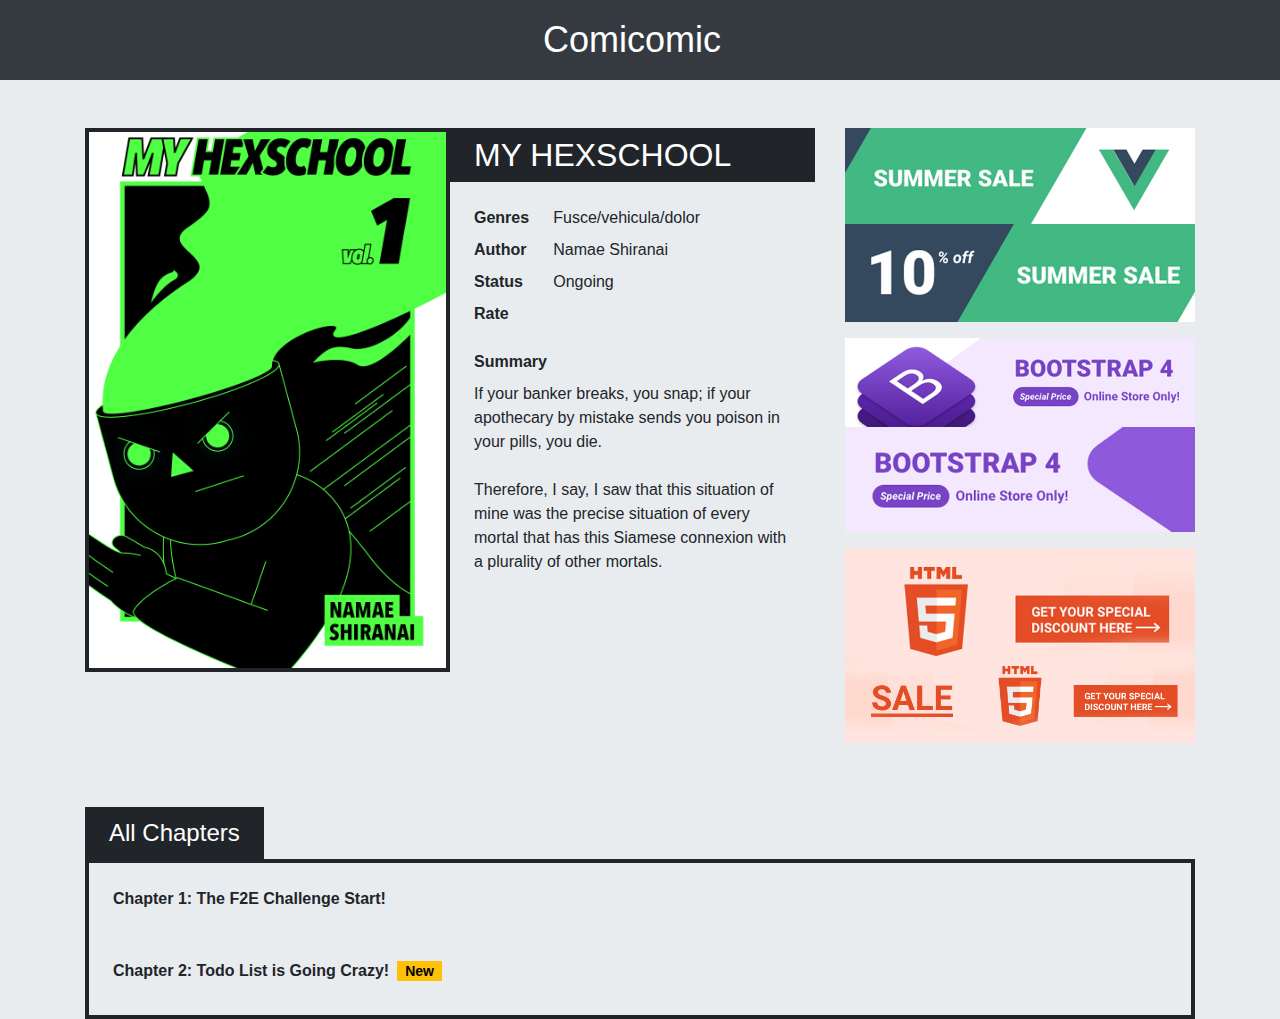
<file: index.html>
<!DOCTYPE html>
<html lang="en">
<head>
  <meta charset="UTF-8">
  <meta name="viewport" content="width=device-width, initial-scale=1.0">
  <meta http-equiv="X-UA-Compatible" content="ie=edge">
  <title>05 | Comic Viewer | The F2E 前端修煉 精神時光屋</title>
  <meta name="keywords" content="網頁設計, 前端, 工程師, F2E, UI, UX">
  <meta name="description" content="前網頁設計師，正走在往前端的路上，成為網站開發工程師">
  <!-- FB -->
  <meta property="og:image" content="images/F2E-products_gallery.jpg">
  <meta property="og:title" content="網頁作品 | The F2E 前端修煉 精神時光屋">
  <meta property="og:description" content="The F2E 前端修煉精神時光屋 第五題 Comic Viewer">
  <meta property="og:url" content="https://github.com/Hsinny">
  <link rel="icon" type="ico" href="images/favicon.ico"> 
  <link rel="stylesheet" href="css/style-all.css">
</head>
<body>
  <header>
    <nav class="navbar navbar-expand-lg navbar-dark bg-dark">
      <a class="navbar-brand" href="#">Comicomic</a>
      <button class="navbar-toggler" type="button" data-toggle="collapse" data-target="#navbarSupportedContent" aria-controls="navbarSupportedContent" aria-expanded="false" aria-label="Toggle navigation">
        <span class="navbar-toggler-icon"></span>
      </button>
    </nav>
  </header>
  <main>
    <div class="container">
      <div class="row mt-5">
        <div class="col-lg-8">
          <div class="book">
            <div class="book-cover">
              <img class="book-cover-img img-fluid" src="images/comic_cover.png" alt="">
            </div>
            <article class="book-intro">
              <h2 class="book-intro-title">MY HEXSCHOOL</h2>
              <dl class="book-intro-descripton">
                <dt>Genres</dt><dd>Fusce/vehicula/dolor</dd>
                <dt>Author</dt><dd>Namae Shiranai</dd>
                <dt>Status</dt><dd>Ongoing</dd>
                <dt>Rate</dt><dd></dd>
              </dl>
              <div class="book-intro-dt">Summary</div>
              <p class="book-intro-dd">
                If your banker breaks, you snap; if your apothecary by mistake sends you poison in your pills, you die.<br>
                <br>Therefore, I say, I saw that this situation of mine was the precise situation of every mortal that has this Siamese connexion with a plurality of other mortals.
              </p>
            </article>
          </div>
        </div>
        <div class="col-lg-4">
          <aside class="ad">
            <a href="#"><img class="ad-img img-fluid" src="images/ad-1.jpg" alt=""></a>
            <a href="#"><img class="ad-img img-fluid" src="images/ad-2.jpg" alt=""></a>
            <a href="#"><img class="ad-img img-fluid" src="images/ad-3.jpg" alt=""></a>
          </aside>
        </div>
      </div>
      <div class="row mt-5">
        <div class="col-lg-12">
          <div class="chapters">
            <div class="chapters-sectionTitle">All Chapters</div>
            <ul class="chapters-group">
              <li class="chapters-group-title"><a href="detail.html">Chapter 1: The F2E Challenge Start!</a></li>
              <li class="chapters-group-title"><a href="detail.html">Chapter 2: Todo List is Going Crazy!</a><span class="chapters-group-title-badge">New</span></li>
            </ul>
          </div>
        </div>
      </div>
    </div>
  </main>
  <script src="js/jquery-3.3.1.min.js"></script>
  <script src="js/popper.min.js"></script>
  <script src="js/bootstrap.js"></script>
  <script src="js/comic_viewer.js"></script>
</body>
</html>
</file>
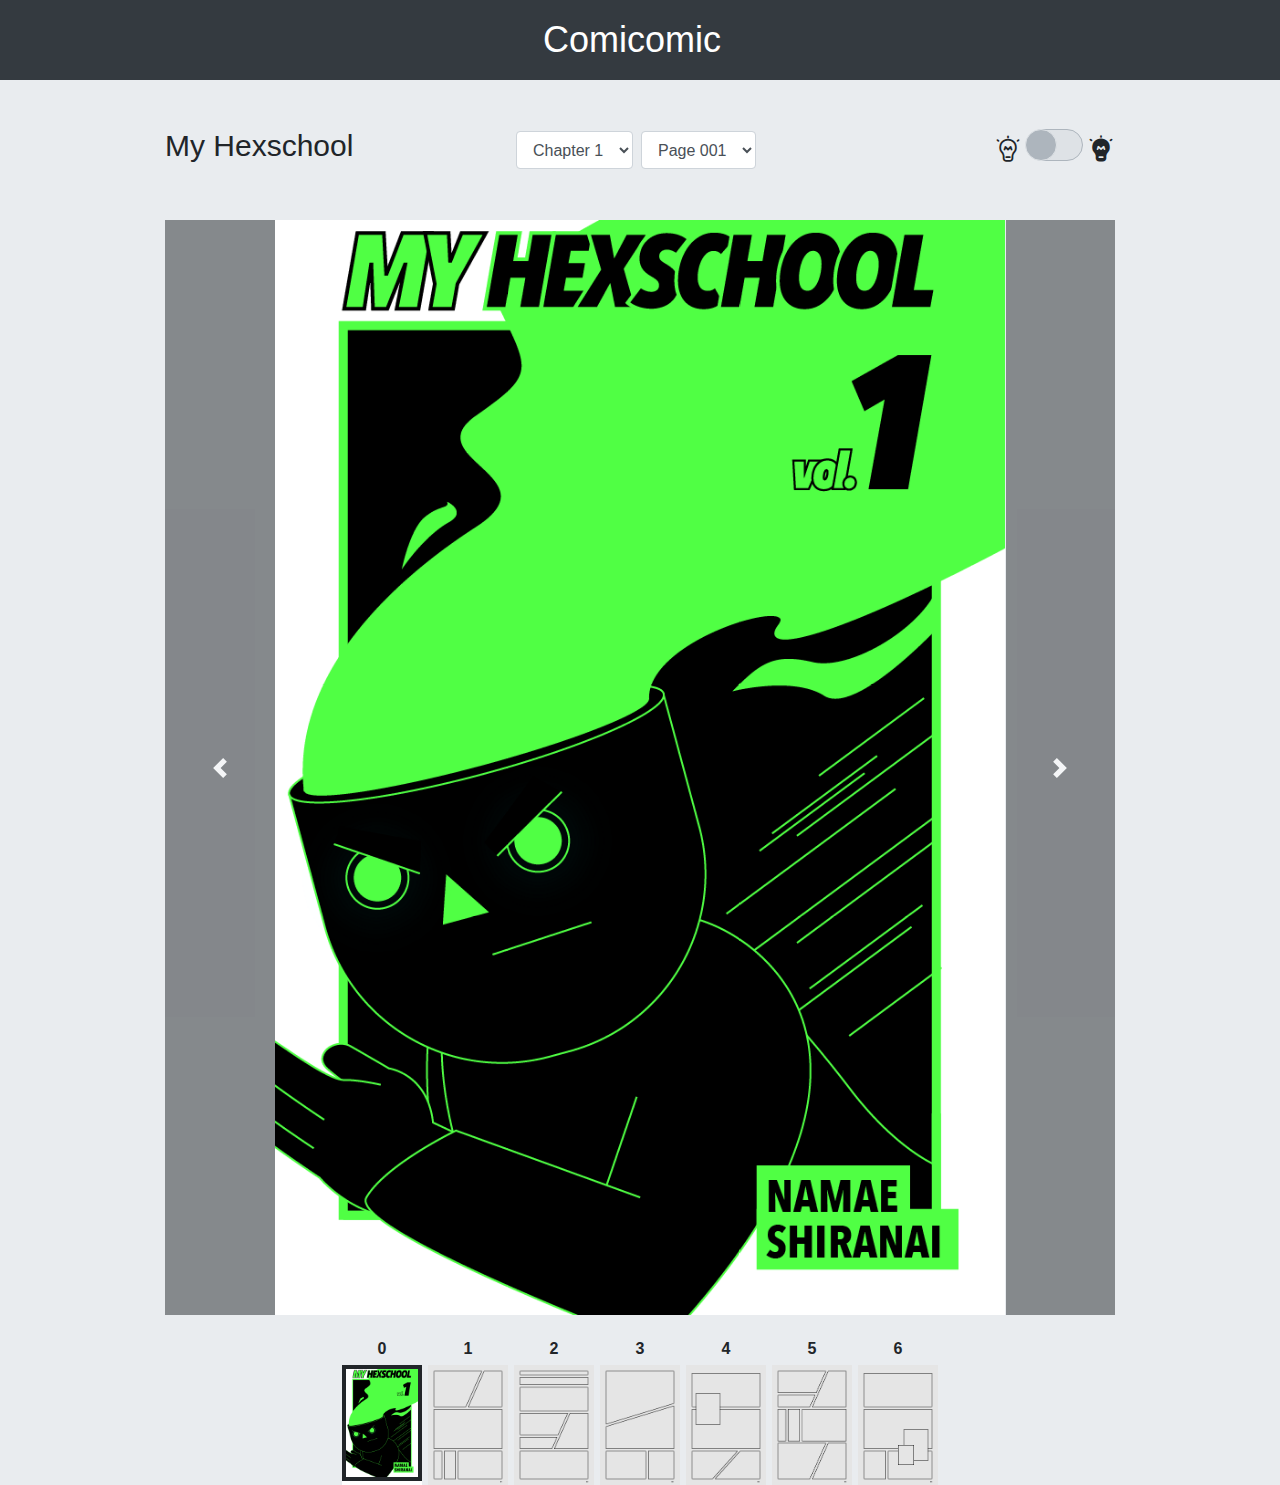
<file: detail.html>
<!DOCTYPE html>
<html lang="en">
<head>
  <meta charset="UTF-8">
  <meta name="viewport" content="width=device-width, initial-scale=1.0">
  <meta http-equiv="X-UA-Compatible" content="ie=edge">
  <title>Detail | 05 | Comic Viewer | The F2E 前端修煉 精神時光屋</title>
  <meta name="keywords" content="網頁設計, 前端, 工程師, F2E, UI, UX">
  <meta name="description" content="前網頁設計師，正走在往前端的路上，成為網站開發工程師">
  <!-- FB -->
  <meta property="og:image" content="images/F2E-products_gallery.jpg">
  <meta property="og:title" content="網頁作品 | The F2E 前端修煉 精神時光屋">
  <meta property="og:description" content="The F2E 前端修煉精神時光屋 第五題 Comic Viewer">
  <meta property="og:url" content="https://github.com/Hsinny">
  <link rel="icon" type="ico" href="images/favicon.ico"> 
  <link rel="stylesheet" href="css/iconfont.css">
  <link rel="stylesheet" href="css/style-all.css">
</head>
<body id="body">
  <header>
    <nav class="navbar navbar-expand-lg navbar-dark bg-dark">
      <a class="navbar-brand" href="#">Comicomic</a>
      <button class="navbar-toggler" type="button" data-toggle="collapse" data-target="#navbarSupportedContent" aria-controls="navbarSupportedContent" aria-expanded="false" aria-label="Toggle navigation">
        <span class="navbar-toggler-icon"></span>
      </button>
    </nav>
  </header>
  <main>
    <section class="section">
      <div class="container">
        <div class="row mt-5 justify-content-center">
          <div class="col-lg-8">
            <div class="nav">
              <h1 class="nav-title">My Hexschool</h1>
              <form class="form-inline nav-selector">
                <select class="form-control">
                  <option>Chapter
                    <span>1</span>
                  </option>
                  <option>Chapter
                    <span>2</span>
                  </option>
                </select>
                <select class="form-control">
                  <option>Page 001</option>
                  <option>Page 002</option>
                  <option>Page 003</option>
                  <option>Page 004</option>
                  <option>Page 005</option>
                  <option>Page 006</option>
                </select>
              </form>
              <div class="nav-darkToggle">
                <i class="iconfont icon-creative"></i>
                <button type="button" class="nav-darkToggle-btn" id="nav-darkToggle-btn"></button>
                <i class="iconfont icon-creativefill"></i>
              </div>
            </div>
          </div>
          <div class="col-md-12 col-lg-8 mt-5">
            <div id="carousel-custom" class="carousel slide carousel-custom" data-ride="carousel">
              <ol class="carousel-indicators">
                <li data-target="#carousel-custom" data-slide-to="0" class="active">
                  <img class="d-block w-100" src="images/comic_cover.png" alt="">
                </li>
                <li data-target="#carousel-custom" data-slide-to="1">
                  <img class="d-block w-100" src="images/storyboard-1.png" alt="">
                </li>
                <li data-target="#carousel-custom" data-slide-to="2">
                  <img class="d-block w-100" src="images/storyboard-2.png" alt="">
                </li>
                <li data-target="#carousel-custom" data-slide-to="3">
                  <img class="d-block w-100" src="images/storyboard-3.png" alt="">
                </li>
                <li data-target="#carousel-custom" data-slide-to="4">
                  <img class="d-block w-100" src="images/storyboard-4.png" alt="">
                </li>
                <li data-target="#carousel-custom" data-slide-to="5">
                  <img class="d-block w-100" src="images/storyboard-5.png" alt="">
                </li>
                <li data-target="#carousel-custom" data-slide-to="6">
                  <img class="d-block w-100" src="images/storyboard-6.png" alt="">
                </li>
                <!-- <li data-target="#carousel-custom" data-slide-to="7">
                      <img class="d-block w-100" src="images/storyboard-7.png" alt="">
                    </li>
                    <li data-target="#carousel-custom" data-slide-to="8">
                      <img class="d-block w-100" src="images/storyboard-8.png" alt="">
                    </li>
                    <li data-target="#carousel-custom" data-slide-to="9">
                      <img class="d-block w-100" src="images/storyboard-9.png" alt="">
                    </li>
                    <li data-target="#carousel-custom" data-slide-to="10">
                      <img class="d-block w-100" src="images/storyboard-10.png" alt="">
                    </li>
                    <li data-target="#carousel-custom" data-slide-to="11">
                      <img class="d-block w-100" src="images/storyboard-11.png" alt="">
                    </li>
                    <li data-target="#carousel-custom" data-slide-to="12">
                      <img class="d-block w-100" src="images/storyboard-12.png" alt="">
                    </li> -->
              </ol>
              <div class="carousel-inner">
                <div class="carousel-item active">
                  <img class="d-block w-100" src="images/comic_cover.png" alt="">
                </div>
                <div class="carousel-item">
                  <img class="d-block w-100" src="images/storyboard-1.png" alt="">
                </div>
                <div class="carousel-item">
                  <img class="d-block w-100" src="images/storyboard-2.png" alt="">
                </div>
                <div class="carousel-item">
                  <img class="d-block w-100" src="images/storyboard-3.png" alt="">
                </div>
                <div class="carousel-item">
                  <img class="d-block w-100" src="images/storyboard-4.png" alt="">
                </div>
                <div class="carousel-item">
                  <img class="d-block w-100" src="images/storyboard-5.png" alt="">
                </div>
                <div class="carousel-item">
                  <img class="d-block w-100" src="images/storyboard-6.png" alt="">
                </div>
                <!-- <div class="carousel-item">
                      <img class="d-block w-100" src="images/storyboard-7.png" alt="">
                    </div>
                    <div class="carousel-item">
                      <img class="d-block w-100" src="images/storyboard-8.png" alt="">
                    </div>
                    <div class="carousel-item">
                      <img class="d-block w-100" src="images/storyboard-9.png" alt="">
                    </div>
                    <div class="carousel-item">
                      <img class="d-block w-100" src="images/storyboard-10.png" alt="">
                    </div>
                    <div class="carousel-item">
                      <img class="d-block w-100" src="images/storyboard-11.png" alt="">
                    </div>
                    <div class="carousel-item">
                      <img class="d-block w-100" src="images/storyboard-12.png" alt="">
                    </div> -->
              </div>
              <a class="carousel-control-prev" href="#carousel-custom" role="button" data-slide="prev">
                <span class="carousel-control-prev-icon" aria-hidden="true"></span>
                <span class="sr-only">Previous</span>
              </a>
              <a class="carousel-control-next" href="#carousel-custom" role="button" data-slide="next">
                <span class="carousel-control-next-icon" aria-hidden="true"></span>
                <span class="sr-only">Next</span>
              </a>
            </div>
          </div>
        </div>
      </div>
    </section>
  </main>
  <script src="js/jquery-3.3.1.min.js"></script>
  <script src="js/popper.min.js"></script>
  <script src="js/bootstrap.js"></script>
  <script src="js/comic_viewer.js"></script>
</body>
</html>
</file>
<file: css/iconfont.css>
@font-face {font-family: "iconfont";
  src: url('iconfont.eot?t=1529572325469'); /* IE9*/
  src: url('iconfont.eot?t=1529572325469#iefix') format('embedded-opentype'), /* IE6-IE8 */
  url('[data-uri]') format('woff'),
  url('iconfont.ttf?t=1529572325469') format('truetype'), /* chrome, firefox, opera, Safari, Android, iOS 4.2+*/
  url('iconfont.svg?t=1529572325469#iconfont') format('svg'); /* iOS 4.1- */
}

.iconfont {
  font-family:"iconfont" !important;
  font-size:16px;
  font-style:normal;
  -webkit-font-smoothing: antialiased;
  -moz-osx-font-smoothing: grayscale;
}

.icon-check:before { content: "\e645"; }

.icon-close:before { content: "\e646"; }

.icon-edit:before { content: "\e649"; }

.icon-favorfill:before { content: "\e64b"; }

.icon-favor:before { content: "\e64c"; }

.icon-commentfill:before { content: "\e666"; }

.icon-comment:before { content: "\e667"; }

.icon-list:before { content: "\e682"; }

.icon-more:before { content: "\e684"; }

.icon-settings:before { content: "\e68a"; }

.icon-form:before { content: "\e699"; }

.icon-top:before { content: "\e69e"; }

.icon-deletefill:before { content: "\e6a6"; }

.icon-delete:before { content: "\e6b4"; }

.icon-profile:before { content: "\e6b7"; }

.icon-message:before { content: "\e6bc"; }

.icon-link:before { content: "\e6bf"; }

.icon-add:before { content: "\e6da"; }

.icon-appreciate:before { content: "\e644"; }

.icon-emoji:before { content: "\e64a"; }

.icon-loading:before { content: "\e64f"; }

.icon-locationfill:before { content: "\e650"; }

.icon-location:before { content: "\e651"; }

.icon-phone:before { content: "\e652"; }

.icon-roundcheckfill:before { content: "\e656"; }

.icon-roundcheck:before { content: "\e657"; }

.icon-roundclosefill:before { content: "\e658"; }

.icon-roundclose:before { content: "\e659"; }

.icon-roundrightfill:before { content: "\e65a"; }

.icon-roundright:before { content: "\e65b"; }

.icon-search:before { content: "\e65c"; }

.icon-taxi:before { content: "\e65d"; }

.icon-timefill:before { content: "\e65e"; }

.icon-time:before { content: "\e65f"; }

.icon-unfold:before { content: "\e661"; }

.icon-warnfill:before { content: "\e662"; }

.icon-warn:before { content: "\e663"; }

.icon-camerafill:before { content: "\e664"; }

.icon-camera:before { content: "\e665"; }

.icon-likefill:before { content: "\e668"; }

.icon-like:before { content: "\e669"; }

.icon-notificationfill:before { content: "\e66a"; }

.icon-notification:before { content: "\e66b"; }

.icon-order:before { content: "\e66c"; }

.icon-samefill:before { content: "\e66d"; }

.icon-same:before { content: "\e66e"; }

.icon-deliver:before { content: "\e671"; }

.icon-evaluate:before { content: "\e672"; }

.icon-pay:before { content: "\e673"; }

.icon-send:before { content: "\e675"; }

.icon-shop:before { content: "\e676"; }

.icon-ticket:before { content: "\e677"; }

.icon-wang:before { content: "\e678"; }

.icon-back:before { content: "\e679"; }

.icon-cascades:before { content: "\e67c"; }

.icon-discover:before { content: "\e67e"; }

.icon-scan:before { content: "\e689"; }

.icon-questionfill:before { content: "\e690"; }

.icon-question:before { content: "\e691"; }

.icon-shopfill:before { content: "\e697"; }

.icon-wangfill:before { content: "\e69a"; }

.icon-pic:before { content: "\e69b"; }

.icon-filter:before { content: "\e69c"; }

.icon-footprint:before { content: "\e69d"; }

.icon-pulldown:before { content: "\e69f"; }

.icon-pullup:before { content: "\e6a0"; }

.icon-right:before { content: "\e6a3"; }

.icon-refresh:before { content: "\e6a4"; }

.icon-moreandroid:before { content: "\e6a5"; }

.icon-refund:before { content: "\e6ac"; }

.icon-cart:before { content: "\e6af"; }

.icon-qrcode:before { content: "\e6b0"; }

.icon-remind:before { content: "\e6b2"; }

.icon-home:before { content: "\e6b8"; }

.icon-cartfill:before { content: "\e6b9"; }

.icon-discoverfill:before { content: "\e6ba"; }

.icon-homefill:before { content: "\e6bb"; }

.icon-addressbook:before { content: "\e6bd"; }

.icon-lock:before { content: "\e6c0"; }

.icon-unlock:before { content: "\e6c2"; }

.icon-vip:before { content: "\e6c3"; }

.icon-weibo:before { content: "\e6c4"; }

.icon-activity:before { content: "\e6c5"; }

.icon-big:before { content: "\e6c7"; }

.icon-friendaddfill:before { content: "\e6c9"; }

.icon-friendadd:before { content: "\e6ca"; }

.icon-friendfamous:before { content: "\e6cb"; }

.icon-friend:before { content: "\e6cc"; }

.icon-goods:before { content: "\e6cd"; }

.icon-selection:before { content: "\e6ce"; }

.icon-tmall:before { content: "\e6cf"; }

.icon-explore:before { content: "\e6d2"; }

.icon-present:before { content: "\e6d3"; }

.icon-squarecheckfill:before { content: "\e6d4"; }

.icon-square:before { content: "\e6d5"; }

.icon-squarecheck:before { content: "\e6d6"; }

.icon-round:before { content: "\e6d7"; }

.icon-roundaddfill:before { content: "\e6d8"; }

.icon-roundadd:before { content: "\e6d9"; }

.icon-notificationforbidfill:before { content: "\e6db"; }

.icon-explorefill:before { content: "\e6dd"; }

.icon-fold:before { content: "\e6de"; }

.icon-game:before { content: "\e6df"; }

.icon-redpacket:before { content: "\e6e0"; }

.icon-selectionfill:before { content: "\e6e1"; }

.icon-similar:before { content: "\e6e2"; }

.icon-appreciatefill:before { content: "\e6e3"; }

.icon-infofill:before { content: "\e6e4"; }

.icon-info:before { content: "\e6e5"; }

.icon-tao:before { content: "\e6e8"; }

.icon-mobiletao:before { content: "\e6e9"; }

.icon-forwardfill:before { content: "\e6ea"; }

.icon-forward:before { content: "\e6eb"; }

.icon-rechargefill:before { content: "\e6ec"; }

.icon-recharge:before { content: "\e6ed"; }

.icon-vipcard:before { content: "\e6ee"; }

.icon-voice:before { content: "\e6ef"; }

.icon-voicefill:before { content: "\e6f0"; }

.icon-friendfavor:before { content: "\e6f1"; }

.icon-wifi:before { content: "\e6f2"; }

.icon-share:before { content: "\e6f3"; }

.icon-wefill:before { content: "\e6f4"; }

.icon-we:before { content: "\e6f5"; }

.icon-lightauto:before { content: "\e6f6"; }

.icon-lightforbid:before { content: "\e6f7"; }

.icon-lightfill:before { content: "\e6f8"; }

.icon-camerarotate:before { content: "\e6f9"; }

.icon-light:before { content: "\e6fa"; }

.icon-barcode:before { content: "\e6fb"; }

.icon-flashlightclose:before { content: "\e6fc"; }

.icon-flashlightopen:before { content: "\e6fd"; }

.icon-searchlist:before { content: "\e6fe"; }

.icon-service:before { content: "\e6ff"; }

.icon-sort:before { content: "\e700"; }

.icon-1212:before { content: "\e702"; }

.icon-down:before { content: "\e703"; }

.icon-mobile:before { content: "\e704"; }

.icon-mobilefill:before { content: "\e705"; }

.icon-copy:before { content: "\e706"; }

.icon-countdownfill:before { content: "\e707"; }

.icon-countdown:before { content: "\e708"; }

.icon-noticefill:before { content: "\e709"; }

.icon-notice:before { content: "\e70a"; }

.icon-upstagefill:before { content: "\e70e"; }

.icon-upstage:before { content: "\e70f"; }

.icon-babyfill:before { content: "\e710"; }

.icon-baby:before { content: "\e711"; }

.icon-brandfill:before { content: "\e712"; }

.icon-brand:before { content: "\e713"; }

.icon-choicenessfill:before { content: "\e714"; }

.icon-choiceness:before { content: "\e715"; }

.icon-clothesfill:before { content: "\e716"; }

.icon-clothes:before { content: "\e717"; }

.icon-creativefill:before { content: "\e718"; }

.icon-creative:before { content: "\e719"; }

.icon-female:before { content: "\e71a"; }

.icon-keyboard:before { content: "\e71b"; }

.icon-male:before { content: "\e71c"; }

.icon-newfill:before { content: "\e71d"; }

.icon-new:before { content: "\e71e"; }

.icon-pullleft:before { content: "\e71f"; }

.icon-pullright:before { content: "\e720"; }

.icon-rankfill:before { content: "\e721"; }

.icon-rank:before { content: "\e722"; }

.icon-bad:before { content: "\e723"; }

.icon-cameraadd:before { content: "\e724"; }

.icon-focus:before { content: "\e725"; }

.icon-friendfill:before { content: "\e726"; }

.icon-cameraaddfill:before { content: "\e727"; }

.icon-apps:before { content: "\e729"; }

.icon-paintfill:before { content: "\e72a"; }

.icon-paint:before { content: "\e72b"; }

.icon-picfill:before { content: "\e72c"; }

.icon-refresharrow:before { content: "\e72d"; }

.icon-markfill:before { content: "\e730"; }

.icon-mark:before { content: "\e731"; }

.icon-presentfill:before { content: "\e732"; }

.icon-repeal:before { content: "\e733"; }

.icon-album:before { content: "\e734"; }

.icon-peoplefill:before { content: "\e735"; }

.icon-people:before { content: "\e736"; }

.icon-servicefill:before { content: "\e737"; }

.icon-repair:before { content: "\e738"; }

.icon-file:before { content: "\e739"; }

.icon-repairfill:before { content: "\e73a"; }

.icon-taoxiaopu:before { content: "\e73b"; }

.icon-attentionfill:before { content: "\e73c"; }

.icon-attention:before { content: "\e73d"; }

.icon-commandfill:before { content: "\e73e"; }

.icon-command:before { content: "\e73f"; }

.icon-communityfill:before { content: "\e740"; }

.icon-community:before { content: "\e741"; }

.icon-read:before { content: "\e742"; }

.icon-calendar:before { content: "\e74a"; }

.icon-cut:before { content: "\e74b"; }

.icon-magic:before { content: "\e74c"; }

.icon-backwardfill:before { content: "\e74d"; }

.icon-playfill:before { content: "\e74f"; }

.icon-stop:before { content: "\e750"; }

.icon-tagfill:before { content: "\e751"; }

.icon-tag:before { content: "\e752"; }

.icon-group:before { content: "\e753"; }

.icon-all:before { content: "\e755"; }

.icon-backdelete:before { content: "\e756"; }

.icon-hotfill:before { content: "\e757"; }

.icon-hot:before { content: "\e758"; }

.icon-post:before { content: "\e759"; }

.icon-radiobox:before { content: "\e75b"; }

.icon-rounddown:before { content: "\e75c"; }

.icon-upload:before { content: "\e75d"; }

.icon-writefill:before { content: "\e760"; }

.icon-write:before { content: "\e761"; }

.icon-radioboxfill:before { content: "\e763"; }

.icon-punch:before { content: "\e764"; }

.icon-shake:before { content: "\e765"; }

.icon-add1:before { content: "\e767"; }

.icon-move:before { content: "\e768"; }

.icon-safe:before { content: "\e769"; }

.icon-activityfill:before { content: "\e775"; }

.icon-crownfill:before { content: "\e776"; }

.icon-crown:before { content: "\e777"; }

.icon-goodsfill:before { content: "\e778"; }

.icon-messagefill:before { content: "\e779"; }

.icon-profilefill:before { content: "\e77a"; }

.icon-sound:before { content: "\e77b"; }

.icon-sponsorfill:before { content: "\e77c"; }

.icon-sponsor:before { content: "\e77d"; }

.icon-upblock:before { content: "\e77e"; }

.icon-weblock:before { content: "\e77f"; }

.icon-weunblock:before { content: "\e780"; }

.icon-my:before { content: "\e78b"; }

.icon-myfill:before { content: "\e78c"; }

.icon-emojifill:before { content: "\e78d"; }

.icon-emojiflashfill:before { content: "\e78e"; }

.icon-flashbuyfill-copy:before { content: "\e78f"; }

.icon-text:before { content: "\e791"; }

.icon-goodsfavor:before { content: "\e794"; }

.icon-musicfill:before { content: "\e795"; }

.icon-musicforbidfill:before { content: "\e796"; }

.icon-roundleftfill:before { content: "\e799"; }

.icon-triangledownfill:before { content: "\e79b"; }

.icon-triangleupfill:before { content: "\e79c"; }

.icon-roundleftfill-copy:before { content: "\e79e"; }

.icon-pulldown1:before { content: "\e79f"; }

.icon-emojilight:before { content: "\e7a1"; }

.icon-keyboardlight:before { content: "\e7a3"; }

.icon-recordfill:before { content: "\e7a4"; }

.icon-recordlight:before { content: "\e7a5"; }

.icon-record:before { content: "\e7a6"; }

.icon-roundaddlight:before { content: "\e7a7"; }

.icon-soundlight:before { content: "\e7a8"; }

.icon-cardboardfill:before { content: "\e7a9"; }

.icon-cardboard:before { content: "\e7aa"; }

.icon-formfill:before { content: "\e7ab"; }

.icon-sortlight:before { content: "\e7ad"; }

.icon-cardboardforbid:before { content: "\e7af"; }

.icon-circlefill:before { content: "\e7b0"; }

.icon-circle:before { content: "\e7b1"; }

.icon-attentionforbid:before { content: "\e7b2"; }

.icon-attentionforbidfill:before { content: "\e7b3"; }

.icon-attentionfavorfill:before { content: "\e7b4"; }

.icon-attentionfavor:before { content: "\e7b5"; }

.icon-piclight:before { content: "\e7b7"; }

.icon-shoplight:before { content: "\e7b8"; }

.icon-voicelight:before { content: "\e7b9"; }

.icon-attentionfavorfill-copy:before { content: "\e7ba"; }

.icon-full:before { content: "\e7bc"; }

.icon-mail:before { content: "\e7bd"; }

.icon-peoplelist:before { content: "\e7be"; }

.icon-goodsnewfill:before { content: "\e7bf"; }

.icon-goodsnew:before { content: "\e7c0"; }

.icon-medalfill:before { content: "\e7c1"; }

.icon-medal:before { content: "\e7c2"; }

.icon-newsfill:before { content: "\e7c3"; }

.icon-newshotfill:before { content: "\e7c4"; }

.icon-newshot:before { content: "\e7c5"; }

.icon-news:before { content: "\e7c6"; }

.icon-videofill:before { content: "\e7c7"; }

.icon-video:before { content: "\e7c8"; }

.icon-askfill:before { content: "\e7c9"; }

.icon-ask:before { content: "\e7ca"; }

.icon-exit:before { content: "\e7cb"; }

.icon-skinfill:before { content: "\e7cc"; }

.icon-skin:before { content: "\e7cd"; }

.icon-moneybagfill:before { content: "\e7ce"; }

.icon-usefullfill:before { content: "\e7cf"; }

.icon-usefull:before { content: "\e7d0"; }

.icon-moneybag:before { content: "\e7d1"; }

.icon-redpacket_fill:before { content: "\e7d3"; }

.icon-subscription:before { content: "\e7d4"; }

.icon-home_light:before { content: "\e7d5"; }

.icon-my_light:before { content: "\e7d6"; }

.icon-community_light:before { content: "\e7d7"; }

.icon-cart_light:before { content: "\e7d8"; }

.icon-we_light:before { content: "\e7d9"; }

.icon-home_fill_light:before { content: "\e7da"; }

.icon-cart_fill_light:before { content: "\e7db"; }

.icon-community_fill_light:before { content: "\e7dc"; }

.icon-my_fill_light:before { content: "\e7dd"; }

.icon-we_fill_light:before { content: "\e7de"; }

.icon-skin_light:before { content: "\e7df"; }

.icon-search_light:before { content: "\e7e0"; }

.icon-scan_light:before { content: "\e7e1"; }

.icon-people_list_light:before { content: "\e7e2"; }

.icon-message_light:before { content: "\e7e3"; }

.icon-close_light:before { content: "\e7e4"; }

.icon-add_light:before { content: "\e7e5"; }

.icon-profile_light:before { content: "\e7e6"; }

.icon-service_light:before { content: "\e7e7"; }

.icon-friend_add_light:before { content: "\e7e8"; }

.icon-edit_light:before { content: "\e7e9"; }

.icon-camera_light:before { content: "\e7ea"; }

.icon-hot_light:before { content: "\e7eb"; }

.icon-refresh_light:before { content: "\e7ec"; }

.icon-back_light:before { content: "\e7ed"; }

.icon-share_light:before { content: "\e7ee"; }

.icon-comment_light:before { content: "\e7ef"; }

.icon-appreciate_light:before { content: "\e7f0"; }

.icon-favor_light:before { content: "\e7f1"; }

.icon-appreciate_fill_light:before { content: "\e7f2"; }

.icon-comment_fill_light:before { content: "\e7f3"; }

.icon-wang_light:before { content: "\e7f4"; }

.icon-more_android_light:before { content: "\e7f5"; }

.icon-friend_light:before { content: "\e7f6"; }

.icon-more_light:before { content: "\e7f7"; }

.icon-goods_favor_light:before { content: "\e7f8"; }

.icon-goods_new_fill_light:before { content: "\e7f9"; }

.icon-goods_new_light:before { content: "\e7fa"; }

.icon-goods_light:before { content: "\e7fb"; }

.icon-medal_fill_light:before { content: "\e7fc"; }

.icon-medal_light:before { content: "\e7fd"; }

.icon-news_fill_light:before { content: "\e7fe"; }

.icon-news_hot_fill_light:before { content: "\e7ff"; }

.icon-news_hot_light:before { content: "\e800"; }

.icon-news_light:before { content: "\e801"; }

.icon-video_fill_light:before { content: "\e802"; }

.icon-message_fill_light:before { content: "\e803"; }

.icon-form_light:before { content: "\e804"; }

.icon-video_light:before { content: "\e805"; }

.icon-search_list_light:before { content: "\e806"; }

.icon-form_fill_light:before { content: "\e807"; }

.icon-global_light:before { content: "\e808"; }

.icon-global:before { content: "\e809"; }

.icon-favor_fill_light:before { content: "\e80a"; }

.icon-delete_light:before { content: "\e80b"; }

.icon-back_android:before { content: "\e80c"; }

.icon-back_android_light:before { content: "\e80d"; }

.icon-down_light:before { content: "\e80e"; }

.icon-round_close_light:before { content: "\e80f"; }

.icon-round_close_fill_light:before { content: "\e810"; }

.icon-expressman:before { content: "\e811"; }

.icon-punch_light:before { content: "\e812"; }

.icon-evaluate_fill:before { content: "\e813"; }

.icon-furniture:before { content: "\e814"; }

.icon-dress:before { content: "\e815"; }

.icon-coffee:before { content: "\e816"; }

.icon-sports:before { content: "\e817"; }

.icon-group_light:before { content: "\e818"; }

.icon-location_light:before { content: "\e819"; }

.icon-attention_light:before { content: "\e81a"; }

.icon-group_fill_light:before { content: "\e81b"; }

.icon-group_fill:before { content: "\e81c"; }

.icon-play_forward_fill:before { content: "\e81d"; }

.icon-subscription_light:before { content: "\e81e"; }

.icon-deliver_fill:before { content: "\e81f"; }

.icon-notice_forbid_fill:before { content: "\e820"; }

.icon-qr_code_light:before { content: "\e821"; }

.icon-settings_light:before { content: "\e822"; }

.icon-pick:before { content: "\e823"; }

.icon-form_favor_light:before { content: "\e824"; }

.icon-round_comment_light:before { content: "\e825"; }

.icon-phone_light:before { content: "\e826"; }

.icon-round_down_light:before { content: "\e827"; }

.icon-friend_settings_light:before { content: "\e828"; }

.icon-change:before { content: "\e829"; }

.icon-round_list_light:before { content: "\e82a"; }

.icon-ticket_fill:before { content: "\e82b"; }

.icon-round_friend_fill:before { content: "\e82c"; }

.icon-round_crown_fill:before { content: "\e82d"; }

.icon-round_link_fill:before { content: "\e82e"; }

.icon-round_light_fill:before { content: "\e82f"; }

.icon-round_favor_fill:before { content: "\e830"; }

.icon-round_menu_fill:before { content: "\e831"; }

.icon-round_location_fill:before { content: "\e832"; }

.icon-round_pay_fill:before { content: "\e833"; }

.icon-round_like_fill:before { content: "\e834"; }

.icon-round_people_fill:before { content: "\e835"; }

.icon-round_pay:before { content: "\e836"; }

.icon-round_rank_fill:before { content: "\e837"; }

.icon-round_redpacket_fill:before { content: "\e838"; }

.icon-round_skin_fill:before { content: "\e839"; }

.icon-round_record_fill:before { content: "\e83a"; }

.icon-round_ticket_fill:before { content: "\e83b"; }

.icon-round_redpacket:before { content: "\e83c"; }

.icon-round_text_fill:before { content: "\e83d"; }

.icon-round_ticket:before { content: "\e83e"; }

.icon-round_transfer_fill:before { content: "\e83f"; }

.icon-subtitle_block_light:before { content: "\e840"; }

.icon-warn_light:before { content: "\e841"; }

.icon-round_transfer:before { content: "\e842"; }

.icon-vip_code_light:before { content: "\e843"; }

.icon-subtitle_unblock_light:before { content: "\e844"; }

.icon-round_shop_fill:before { content: "\e845"; }

.icon-oppose_light:before { content: "\e846"; }

.icon-living:before { content: "\e847"; }

.icon-goods_hot_fill:before { content: "\e848"; }

.icon-ticket_money_fill:before { content: "\e849"; }
</file>
